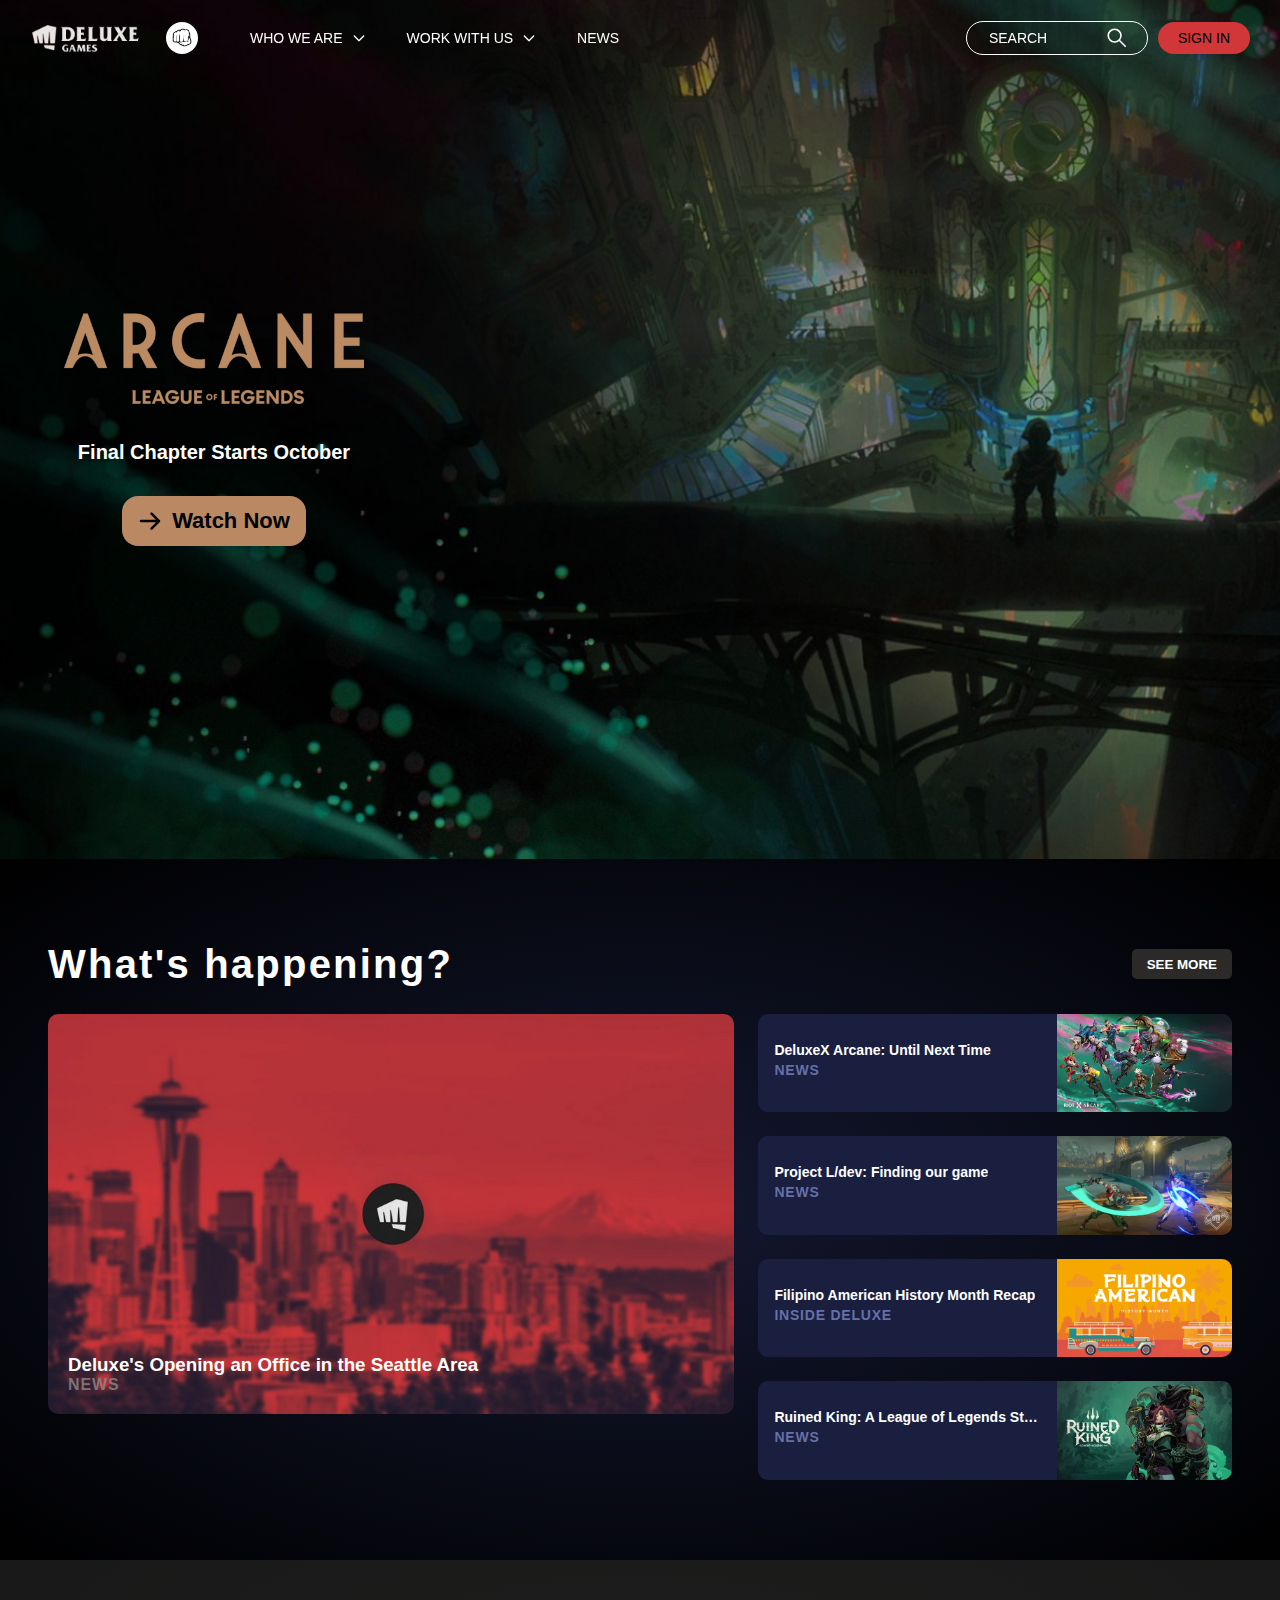
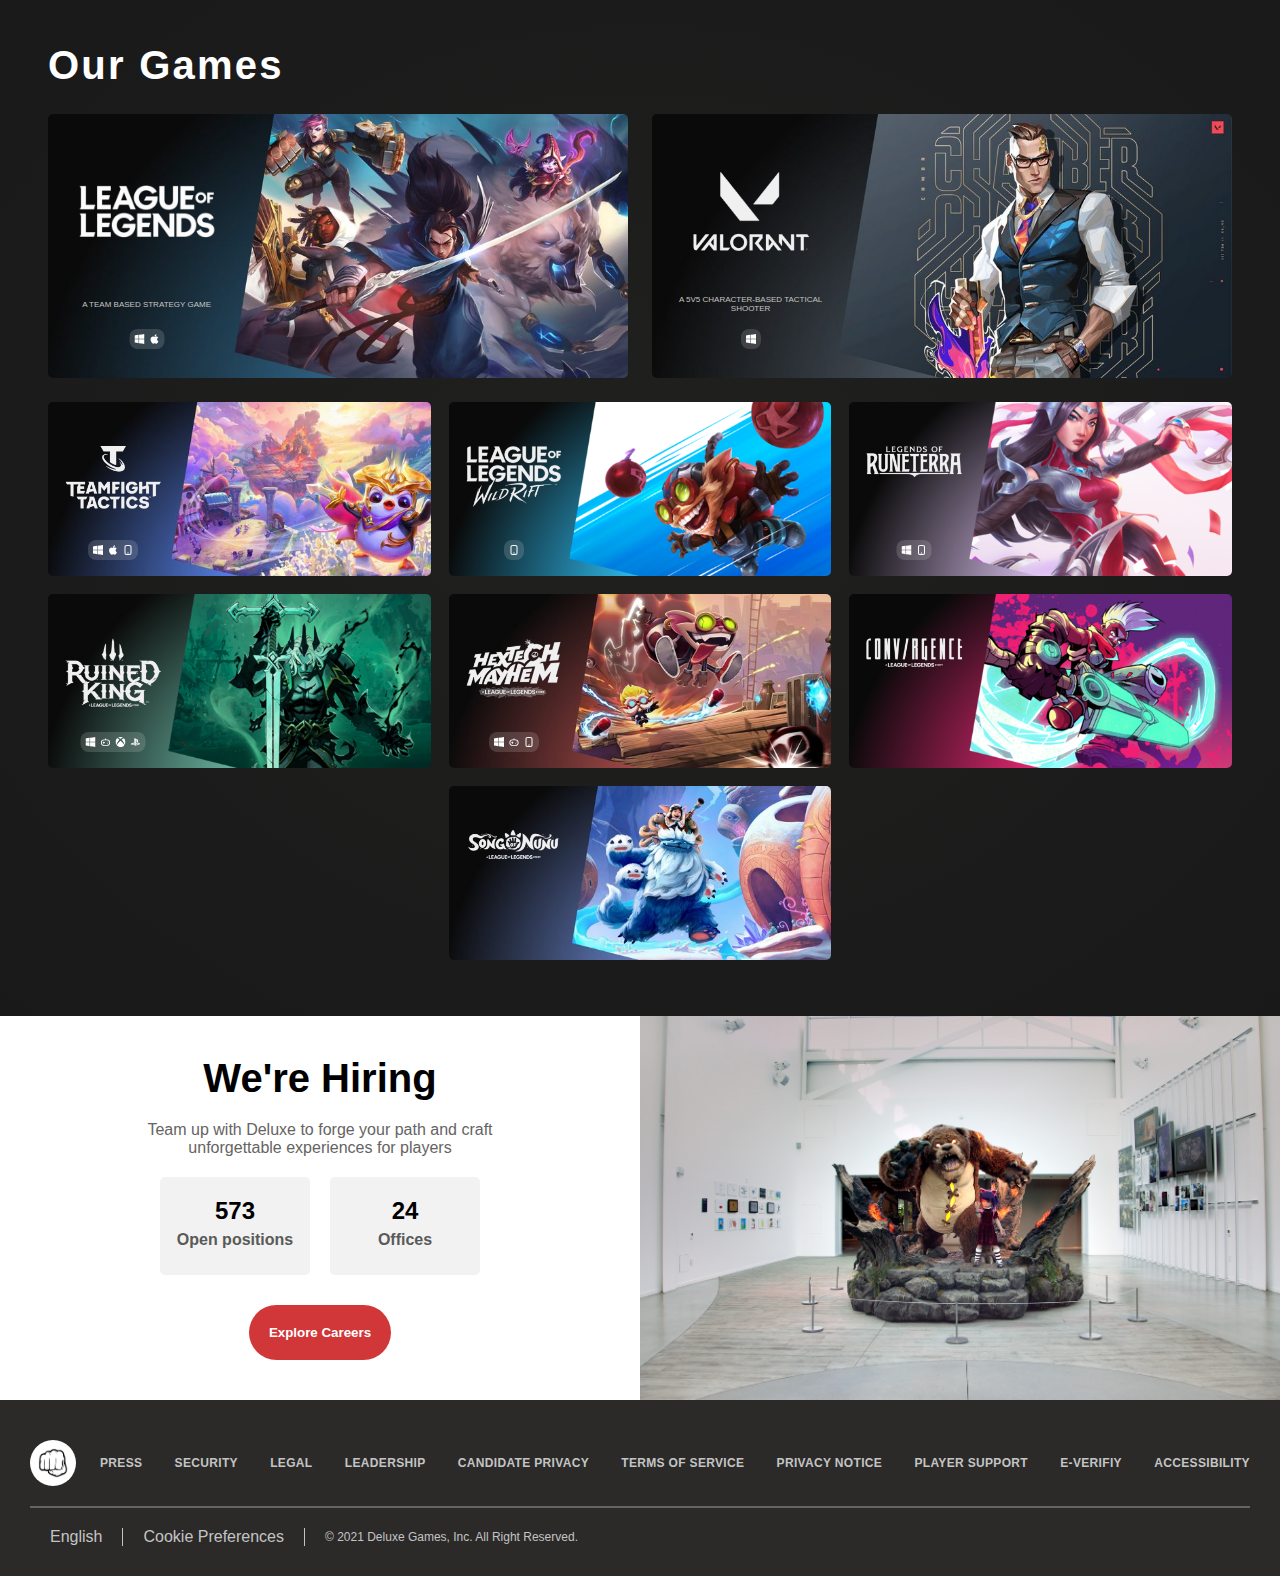
<file: view/index.html>
<!DOCTYPE html>
<html lang="en">
  <head>
    <meta charset="UTF-8" />
    <meta name="viewport" content="width=device-width, initial-scale=1.0" />
    <title>Deluxe Games - Home Page</title>
    <link rel="stylesheet" href="../source/style.css" />
    <link rel="icon" href="../assets/368-3686490_thumb-image-fist-bump-clipart-png-transparent-png-removebg-preview.png">
  </head>
  <body>
    <!-- Navbar -->
    <nav class="main-nav">
      <div class="left-nav">
        <div class="primary-logo">
          <img src="../assets/riot-games-new-logo-ust.png" alt="..." />
        </div>
        <div class="secondary-logo">
          <img
            src="../assets/368-3686490_thumb-image-fist-bump-clipart-png-transparent-png-removebg-preview.png"
            alt="..."
            width="100%"
          />
        </div>

        <div class="nav-menu-list">
          <div class="about-us">
            <a href="#">
              WHO WE ARE
              <?xml version="1.0" encoding="utf-8"?>
              <svg
                width="16px"
                height="16px"
                viewBox="0 0 24 24"
                fill="none"
                xmlns="http://www.w3.org/2000/svg"
              >
                <path
                  fill-rule="evenodd"
                  clip-rule="evenodd"
                  d="M4.29289 8.29289C4.68342 7.90237 5.31658 7.90237 5.70711 8.29289L12 14.5858L18.2929 8.29289C18.6834 7.90237 19.3166 7.90237 19.7071 8.29289C20.0976 8.68342 20.0976 9.31658 19.7071 9.70711L12.7071 16.7071C12.3166 17.0976 11.6834 17.0976 11.2929 16.7071L4.29289 9.70711C3.90237 9.31658 3.90237 8.68342 4.29289 8.29289Z"
                  fill="currentColor"
                />
              </svg>
            </a>
            <div class="dropdown-about-us">
              <a href="#">About Riot</a>
              <a href="#">Diversity & Inclusion</a>
              <a href="#">Social Impact</a>
            </div>
          </div>

          <div class="work-with-us">
            <a href="#">
              WORK WITH US
              <?xml version="1.0" encoding="utf-8"?>
              <svg
                width="16px"
                height="16px"
                viewBox="0 0 24 24"
                fill="none"
                xmlns="http://www.w3.org/2000/svg"
              >
                <path
                  fill-rule="evenodd"
                  clip-rule="evenodd"
                  d="M4.29289 8.29289C4.68342 7.90237 5.31658 7.90237 5.70711 8.29289L12 14.5858L18.2929 8.29289C18.6834 7.90237 19.3166 7.90237 19.7071 8.29289C20.0976 8.68342 20.0976 9.31658 19.7071 9.70711L12.7071 16.7071C12.3166 17.0976 11.6834 17.0976 11.2929 16.7071L4.29289 9.70711C3.90237 9.31658 3.90237 8.68342 4.29289 8.29289Z"
                  fill="currentColor"
                />
              </svg>
            </a>
            <div class="dropdown-work-with-us">
              <a href="#">Jobs</a>
              <a href="#">Benefit</a>
              <a href="#">Offices</a>
              <a href="#">Life At Riot</a>
            </div>
          </div>

          <a href="#news-section">NEWS</a>
        </div>
      </div>

      <div class="right-nav">
        <div class="search-bar">
          <input type="text" placeholder="SEARCH" />
          <button>
            <?xml version="1.0" encoding="utf-8"?>
            <svg
              width="20px"
              height="20px"
              viewBox="0 0 24 24"
              id="Layer_1"
              data-name="Layer 1"
              xmlns="http://www.w3.org/2000/svg"
            >
              <defs>
                <style>
                  .cls-1 {
                    fill: none;
                    stroke: currentColor;
                    stroke-miterlimit: 10;
                    stroke-width: 1.91px;
                  }
                </style>
              </defs>
              <circle class="cls-1" cx="9.14" cy="9.14" r="7.64" />
              <line class="cls-1" x1="22.5" y1="22.5" x2="14.39" y2="14.39" />
            </svg>
          </button>
        </div>
        <a href="sign-in.html">SIGN IN</a>
        <button class="offcanvas-toggler" onclick="offcanvasShow()">
          <?xml version="1.0" encoding="utf-8"?><!-- Uploaded to: SVG Repo, www.svgrepo.com, Generator: SVG Repo Mixer Tools -->
          <svg
            width="30px"
            height="30px"
            viewBox="0 0 24 24"
            fill="none"
            xmlns="http://www.w3.org/2000/svg"
          >
            <path
              d="M19 12.75H5C4.80109 12.75 4.61032 12.671 4.46967 12.5303C4.32902 12.3897 4.25 12.1989 4.25 12C4.25 11.8011 4.32902 11.6103 4.46967 11.4697C4.61032 11.329 4.80109 11.25 5 11.25H19C19.1989 11.25 19.3897 11.329 19.5303 11.4697C19.671 11.6103 19.75 11.8011 19.75 12C19.75 12.1989 19.671 12.3897 19.5303 12.5303C19.3897 12.671 19.1989 12.75 19 12.75Z"
              fill="currentColor"
            />
            <path
              d="M19 8.25H5C4.80109 8.25 4.61032 8.17098 4.46967 8.03033C4.32902 7.88968 4.25 7.69891 4.25 7.5C4.25 7.30109 4.32902 7.11032 4.46967 6.96967C4.61032 6.82902 4.80109 6.75 5 6.75H19C19.1989 6.75 19.3897 6.82902 19.5303 6.96967C19.671 7.11032 19.75 7.30109 19.75 7.5C19.75 7.69891 19.671 7.88968 19.5303 8.03033C19.3897 8.17098 19.1989 8.25 19 8.25Z"
              fill="currentColor"
            />
            <path
              d="M19 17.25H5C4.80109 17.25 4.61032 17.171 4.46967 17.0303C4.32902 16.8897 4.25 16.6989 4.25 16.5C4.25 16.3011 4.32902 16.1103 4.46967 15.9697C4.61032 15.829 4.80109 15.75 5 15.75H19C19.1989 15.75 19.3897 15.829 19.5303 15.9697C19.671 16.1103 19.75 16.3011 19.75 16.5C19.75 16.6989 19.671 16.8897 19.5303 17.0303C19.3897 17.171 19.1989 17.25 19 17.25Z"
              fill="currentColor"
            />
          </svg>
        </button>
      </div>
    </nav>

    <!-- Offcanvas Section -->
    <div class="offcanvas-navbar">
      <div class="offcanvas-header">
        <button onclick="offcanvasHide()">
          <svg
            width="24px"
            height="24px"
            viewBox="-0.5 0 25 25"
            fill="none"
            xmlns="http://www.w3.org/2000/svg"
          >
            <path
              d="M3 21.32L21 3.32001"
              stroke="currentColor"
              stroke-width="1.5"
              stroke-linecap="round"
              stroke-linejoin="round"
            />
            <path
              d="M3 3.32001L21 21.32"
              stroke="currentColor"
              stroke-width="1.5"
              stroke-linecap="round"
              stroke-linejoin="round"
            />
          </svg>
        </button>
      </div>

      <button onclick="aboutUsToggle()" id="aboutUsToggler">
        WHO WE ARE
        <svg
          width="16px"
          height="16px"
          viewBox="0 0 24 24"
          fill="none"
          xmlns="http://www.w3.org/2000/svg"
        >
          <path
            fill-rule="evenodd"
            clip-rule="evenodd"
            d="M4.29289 8.29289C4.68342 7.90237 5.31658 7.90237 5.70711 8.29289L12 14.5858L18.2929 8.29289C18.6834 7.90237 19.3166 7.90237 19.7071 8.29289C20.0976 8.68342 20.0976 9.31658 19.7071 9.70711L12.7071 16.7071C12.3166 17.0976 11.6834 17.0976 11.2929 16.7071L4.29289 9.70711C3.90237 9.31658 3.90237 8.68342 4.29289 8.29289Z"
            fill="#c5c5c3"
          />
        </svg>
      </button>
      <div class="offcanvas-about-us">
        <a href="#">About Riot</a>
        <a href="#">Diversity & Inclusion</a>
        <a href="#">Social Impact</a>
      </div>

      <button onclick="workWithUsToggle()" id="workWithUsToggler"v>
        WORK WITH US
        <svg
          width="16px"
          height="16px"
          viewBox="0 0 24 24"
          fill="none"
          xmlns="http://www.w3.org/2000/svg"
        >
          <path
            fill-rule="evenodd"
            clip-rule="evenodd"
            d="M4.29289 8.29289C4.68342 7.90237 5.31658 7.90237 5.70711 8.29289L12 14.5858L18.2929 8.29289C18.6834 7.90237 19.3166 7.90237 19.7071 8.29289C20.0976 8.68342 20.0976 9.31658 19.7071 9.70711L12.7071 16.7071C12.3166 17.0976 11.6834 17.0976 11.2929 16.7071L4.29289 9.70711C3.90237 9.31658 3.90237 8.68342 4.29289 8.29289Z"
            fill="currentColor"
          />
        </svg>
      </button>
      <div class="offcanvas-work-with-us">
        <a href="#">Jobs</a>
        <a href="#">Benefit</a>
        <a href="#">Offices</a>
        <a href="#">Life At Riot</a>
      </div>

      <button>NEWS</button>

      <div class="search-bar">
        <input type="text" placeholder="SEARCH" />
        <button>
          <?xml version="1.0" encoding="utf-8"?>
          <svg
            width="20px"
            height="20px"
            viewBox="0 0 24 24"
            id="Layer_1"
            data-name="Layer 1"
            xmlns="http://www.w3.org/2000/svg"
          >
            <defs>
              <style>
                .cls-1 {
                  fill: none;
                  stroke: currentColor;
                  stroke-miterlimit: 10;
                  stroke-width: 1.91px;
                }
              </style>
            </defs>
            <circle class="cls-1" cx="9.14" cy="9.14" r="7.64" />
            <line class="cls-1" x1="22.5" y1="22.5" x2="14.39" y2="14.39" />
          </svg>
        </button>
      </div>
      <a href="sign-in.html">SIGN IN</a>
    </div>

    <div class="backdrop-offcanvas"></div>

    <!-- Hero Section with BG Image -->
    <div class="hero-section">
      <img src="../assets/zaun-3830x1644-2.jpg" alt="Zaun Image" />

      <div class="hero-content">
        <img
          src="../assets/arcane-logo.png"
          alt="Arcane Logo"
          style="max-width: 300px"
        />
        <p>Final Chapter Starts October</p>
        <button class="watch-btn">
          <svg
            xmlns="http://www.w3.org/2000/svg"
            fill="none"
            viewBox="0 0 24 24"
            stroke-width="2.5"
            stroke="currentColor"
          >
            <path
              stroke-linecap="round"
              stroke-linejoin="round"
              d="M13.5 4.5 21 12m0 0-7.5 7.5M21 12H3"
            />
          </svg>
          Watch Now
        </button>
      </div>
    </div>

    <!-- News Section -->
    <div class="news-container" id="news-section">
      <div class="news-header">
        <h1>What's happening?</h1>
        <button class="see-more-btn">SEE MORE</button>
      </div>

      <div class="news-content">
        <div class="news left-section">
          <img
            src="../assets/riot-games-seattle-office-announcement.jpg"
            alt="..."
          />
          <div>
            <h3>Deluxe's Opening an Office in the Seattle Area</h3>
            <p>NEWS</p>
          </div>
        </div>

        <div class="news right-section">
          <div class="news-list">
            <div class="news-card">
              <div class="news-title">
                <p>DeluxeX Arcane: Until Next Time</p>
                <p>NEWS</p>
              </div>
              <img
                src="../assets/11-20-embargo-riot-riotxarcane-phase02-4k.jpg"
                alt="..."
              />
            </div>

            <div class="news-card">
              <div class="news-title">
                <p>Project L/dev: Finding our game</p>
                <p>NEWS</p>
              </div>
              <img
                src="../assets/xp1-yt-thumbnails-r21-projectl-textless.jpg"
                alt="..."
              />
            </div>

            <div class="news-card">
              <div class="news-title">
                <p>Filipino American History Month Recap</p>
                <p>INSIDE DELUXE</p>
              </div>
              <img src="../assets/riotgames-article-2880x1621.png" alt="..." />
            </div>

            <div class="news-card">
              <div class="news-title">
                <p>Ruined King: A League of Legends Story</p>
                <p>NEWS</p>
              </div>
              <img src="../assets/rk-keyart-deluxe-16x9.jpg" alt="..." />
            </div>
          </div>
        </div>
      </div>
    </div>

    <!-- Games Section -->
    <div class="games-section">
      <h1>Our Games</h1>

      <div class="grid-head">
        <div class="game-card">
          <img src="../assets/lol-card-bg-1800.jpg" alt="LOL" width="100%" />
          <p>A TEAM BASED STRATEGY GAME</p>
          <div class="platform-icons">
            <?xml version="1.0" encoding="UTF-8" standalone="no"?>
            <svg
              width="10px"
              height="10px"
              viewBox="0 0 20 20"
              version="1.1"
              xmlns="http://www.w3.org/2000/svg"
              xmlns:xlink="http://www.w3.org/1999/xlink"
            >
              <title>windows [#174]</title>
              <desc>Created with Sketch.</desc>
              <defs></defs>
              <g
                id="Page-1"
                stroke="none"
                stroke-width="1"
                fill="none"
                fill-rule="evenodd"
              >
                <g
                  id="Dribbble-Light-Preview"
                  transform="translate(-60.000000, -7439.000000)"
                  fill="currentColor"
                >
                  <g id="icons" transform="translate(56.000000, 160.000000)">
                    <path
                      d="M13.1458647,7289.43426 C13.1508772,7291.43316 13.1568922,7294.82929 13.1619048,7297.46884 C16.7759398,7297.95757 20.3899749,7298.4613 23.997995,7299 C23.997995,7295.84873 24.002005,7292.71146 23.997995,7289.71311 C20.3809524,7289.71311 16.7649123,7289.43426 13.1458647,7289.43426 M4,7289.43526 L4,7296.22153 C6.72581454,7296.58933 9.45162907,7296.94113 12.1724311,7297.34291 C12.1774436,7294.71736 12.1704261,7292.0908 12.1704261,7289.46524 C9.44661654,7289.47024 6.72380952,7289.42627 4,7289.43526 M4,7281.84344 L4,7288.61071 C6.72581454,7288.61771 9.45162907,7288.57673 12.1774436,7288.57973 C12.1754386,7285.96017 12.1754386,7283.34361 12.1724311,7280.72405 C9.44461153,7281.06486 6.71679198,7281.42567 4,7281.84344 M24,7288.47179 C20.3879699,7288.48578 16.7759398,7288.54075 13.1619048,7288.55175 C13.1598997,7285.88921 13.1598997,7283.22967 13.1619048,7280.56914 C16.7689223,7280.01844 20.3839599,7279.50072 23.997995,7279 C24,7282.15826 23.997995,7285.31353 24,7288.47179"
                      id="windows-[#174]"
                    ></path>
                  </g>
                </g>
              </g>
            </svg>

            <svg
              width="10px"
              height="10px"
              viewBox="0 0 24 24"
              fill="none"
              xmlns="http://www.w3.org/2000/svg"
            >
              <path
                d="M16.52 12.46C16.508 11.8438 16.6682 11.2365 16.9827 10.7065C17.2972 10.1765 17.7534 9.74476 18.3 9.46C17.9558 8.98143 17.5063 8.5883 16.9862 8.31089C16.466 8.03349 15.8892 7.87923 15.3 7.86C14.03 7.76 12.65 8.6 12.14 8.6C11.63 8.6 10.37 7.9 9.40999 7.9C7.40999 7.9 5.29999 9.49 5.29999 12.66C5.30963 13.6481 5.48194 14.6279 5.80999 15.56C6.24999 16.84 7.89999 20.05 9.61999 20C10.52 20 11.16 19.36 12.33 19.36C13.5 19.36 14.05 20 15.06 20C16.79 20 18.29 17.05 18.72 15.74C18.0689 15.4737 17.5119 15.0195 17.1201 14.4353C16.7282 13.8511 16.5193 13.1634 16.52 12.46ZM14.52 6.59C14.8307 6.23965 15.065 5.82839 15.2079 5.38245C15.3508 4.93651 15.3992 4.46569 15.35 4C14.4163 4.10239 13.5539 4.54785 12.93 5.25C12.6074 5.58991 12.3583 5.99266 12.1983 6.43312C12.0383 6.87358 11.9708 7.34229 12 7.81C12.4842 7.82361 12.9646 7.71974 13.3999 7.50728C13.8353 7.29482 14.2127 6.98009 14.5 6.59H14.52Z"
                fill="currentColor"
                transform="scale(1.4)"
                transform-origin="center"
              />
            </svg>
          </div>
          <img
            src="../assets/lol-logotype.png"
            alt="LOL Logo"
            class="inner-img"
          />
        </div>

        <div class="game-card">
          <img
            src="../assets/chamber-val-card-bg-1800.jpg"
            alt="VALORANT"
            width="100%"
          />
          <p>A 5V5 CHARACTER-BASED TACTICAL SHOOTER</p>
          <div class="platform-icons">
            <?xml version="1.0" encoding="UTF-8" standalone="no"?>
            <svg
              width="10px"
              height="10px"
              viewBox="0 0 20 20"
              version="1.1"
              xmlns="http://www.w3.org/2000/svg"
              xmlns:xlink="http://www.w3.org/1999/xlink"
            >
              <title>windows [#174]</title>
              <desc>Created with Sketch.</desc>
              <defs></defs>
              <g
                id="Page-1"
                stroke="none"
                stroke-width="1"
                fill="none"
                fill-rule="evenodd"
              >
                <g
                  id="Dribbble-Light-Preview"
                  transform="translate(-60.000000, -7439.000000)"
                  fill="currentColor"
                >
                  <g id="icons" transform="translate(56.000000, 160.000000)">
                    <path
                      d="M13.1458647,7289.43426 C13.1508772,7291.43316 13.1568922,7294.82929 13.1619048,7297.46884 C16.7759398,7297.95757 20.3899749,7298.4613 23.997995,7299 C23.997995,7295.84873 24.002005,7292.71146 23.997995,7289.71311 C20.3809524,7289.71311 16.7649123,7289.43426 13.1458647,7289.43426 M4,7289.43526 L4,7296.22153 C6.72581454,7296.58933 9.45162907,7296.94113 12.1724311,7297.34291 C12.1774436,7294.71736 12.1704261,7292.0908 12.1704261,7289.46524 C9.44661654,7289.47024 6.72380952,7289.42627 4,7289.43526 M4,7281.84344 L4,7288.61071 C6.72581454,7288.61771 9.45162907,7288.57673 12.1774436,7288.57973 C12.1754386,7285.96017 12.1754386,7283.34361 12.1724311,7280.72405 C9.44461153,7281.06486 6.71679198,7281.42567 4,7281.84344 M24,7288.47179 C20.3879699,7288.48578 16.7759398,7288.54075 13.1619048,7288.55175 C13.1598997,7285.88921 13.1598997,7283.22967 13.1619048,7280.56914 C16.7689223,7280.01844 20.3839599,7279.50072 23.997995,7279 C24,7282.15826 23.997995,7285.31353 24,7288.47179"
                      id="windows-[#174]"
                    ></path>
                  </g>
                </g>
              </g>
            </svg>
          </div>
          <img
            src="../assets/valorant-logotype.png"
            alt="VALORANT Logo"
            class="inner-img valo"
          />
        </div>
      </div>

      <div class="grid-body">
        <div class="game-card">
          <img src="../assets/tft-card-bg-1800.jpg" alt="TFT" width="100%" />
          <div class="platform-icons">
            <?xml version="1.0" encoding="UTF-8" standalone="no"?>
            <svg
              width="10px"
              height="10px"
              viewBox="0 0 20 20"
              version="1.1"
              xmlns="http://www.w3.org/2000/svg"
              xmlns:xlink="http://www.w3.org/1999/xlink"
            >
              <title>windows [#174]</title>
              <desc>Created with Sketch.</desc>
              <defs></defs>
              <g
                id="Page-1"
                stroke="none"
                stroke-width="1"
                fill="none"
                fill-rule="evenodd"
              >
                <g
                  id="Dribbble-Light-Preview"
                  transform="translate(-60.000000, -7439.000000)"
                  fill="currentColor"
                >
                  <g id="icons" transform="translate(56.000000, 160.000000)">
                    <path
                      d="M13.1458647,7289.43426 C13.1508772,7291.43316 13.1568922,7294.82929 13.1619048,7297.46884 C16.7759398,7297.95757 20.3899749,7298.4613 23.997995,7299 C23.997995,7295.84873 24.002005,7292.71146 23.997995,7289.71311 C20.3809524,7289.71311 16.7649123,7289.43426 13.1458647,7289.43426 M4,7289.43526 L4,7296.22153 C6.72581454,7296.58933 9.45162907,7296.94113 12.1724311,7297.34291 C12.1774436,7294.71736 12.1704261,7292.0908 12.1704261,7289.46524 C9.44661654,7289.47024 6.72380952,7289.42627 4,7289.43526 M4,7281.84344 L4,7288.61071 C6.72581454,7288.61771 9.45162907,7288.57673 12.1774436,7288.57973 C12.1754386,7285.96017 12.1754386,7283.34361 12.1724311,7280.72405 C9.44461153,7281.06486 6.71679198,7281.42567 4,7281.84344 M24,7288.47179 C20.3879699,7288.48578 16.7759398,7288.54075 13.1619048,7288.55175 C13.1598997,7285.88921 13.1598997,7283.22967 13.1619048,7280.56914 C16.7689223,7280.01844 20.3839599,7279.50072 23.997995,7279 C24,7282.15826 23.997995,7285.31353 24,7288.47179"
                      id="windows-[#174]"
                    ></path>
                  </g>
                </g>
              </g>
            </svg>

            <svg
              width="10px"
              height="10px"
              viewBox="0 0 24 24"
              fill="none"
              xmlns="http://www.w3.org/2000/svg"
            >
              <path
                d="M16.52 12.46C16.508 11.8438 16.6682 11.2365 16.9827 10.7065C17.2972 10.1765 17.7534 9.74476 18.3 9.46C17.9558 8.98143 17.5063 8.5883 16.9862 8.31089C16.466 8.03349 15.8892 7.87923 15.3 7.86C14.03 7.76 12.65 8.6 12.14 8.6C11.63 8.6 10.37 7.9 9.40999 7.9C7.40999 7.9 5.29999 9.49 5.29999 12.66C5.30963 13.6481 5.48194 14.6279 5.80999 15.56C6.24999 16.84 7.89999 20.05 9.61999 20C10.52 20 11.16 19.36 12.33 19.36C13.5 19.36 14.05 20 15.06 20C16.79 20 18.29 17.05 18.72 15.74C18.0689 15.4737 17.5119 15.0195 17.1201 14.4353C16.7282 13.8511 16.5193 13.1634 16.52 12.46ZM14.52 6.59C14.8307 6.23965 15.065 5.82839 15.2079 5.38245C15.3508 4.93651 15.3992 4.46569 15.35 4C14.4163 4.10239 13.5539 4.54785 12.93 5.25C12.6074 5.58991 12.3583 5.99266 12.1983 6.43312C12.0383 6.87358 11.9708 7.34229 12 7.81C12.4842 7.82361 12.9646 7.71974 13.3999 7.50728C13.8353 7.29482 14.2127 6.98009 14.5 6.59H14.52Z"
                fill="currentColor"
                transform="scale(1.4)"
                transform-origin="center"
              />
            </svg>

            <svg
              width="10px"
              height="10px"
              viewBox="0 0 24 24"
              fill="none"
              xmlns="http://www.w3.org/2000/svg"
              transform="scale(1.2)"
              transform-origin="center"
            >
              <path
                d="M6 7C6 5.11438 6 4.17157 6.58579 3.58579C7.17157 3 8.11438 3 10 3H12H14C15.8856 3 16.8284 3 17.4142 3.58579C18 4.17157 18 5.11438 18 7V12V17C18 18.8856 18 19.8284 17.4142 20.4142C16.8284 21 15.8856 21 14 21H12H10C8.11438 21 7.17157 21 6.58579 20.4142C6 19.8284 6 18.8856 6 17V12V7Z"
                stroke="currentColor"
                stroke-width="2"
                stroke-linejoin="round"
              />
              <path
                d="M11.5 18H12.5"
                stroke="currentColor"
                stroke-width="2"
                stroke-linecap="round"
              />
            </svg>
          </div>
          <img
            src="../assets/tft-logotype-2021.png"
            alt="TFT Logo"
            class="inner-img"
          />
        </div>

        <div class="game-card">
          <img
            src="../assets/lol-wildrift-productimage.png"
            alt="WILDRIFT"
            width="100%"
          />
          <div class="platform-icons">
            <?xml version="1.0" encoding="UTF-8" standalone="no"?>
            <svg
              width="10px"
              height="10px"
              viewBox="0 0 24 24"
              fill="none"
              xmlns="http://www.w3.org/2000/svg"
              transform="scale(1.2)"
              transform-origin="center"
            >
              <path
                d="M6 7C6 5.11438 6 4.17157 6.58579 3.58579C7.17157 3 8.11438 3 10 3H12H14C15.8856 3 16.8284 3 17.4142 3.58579C18 4.17157 18 5.11438 18 7V12V17C18 18.8856 18 19.8284 17.4142 20.4142C16.8284 21 15.8856 21 14 21H12H10C8.11438 21 7.17157 21 6.58579 20.4142C6 19.8284 6 18.8856 6 17V12V7Z"
                stroke="currentColor"
                stroke-width="2"
                stroke-linejoin="round"
              />
              <path
                d="M11.5 18H12.5"
                stroke="currentColor"
                stroke-width="2"
                stroke-linecap="round"
              />
            </svg>
          </div>
          <img
            src="../assets/lol-wildrift-logotype.png"
            alt="WILDRIFT Logo"
            class="inner-img"
          />
        </div>

        <div class="game-card">
          <img
            src="../assets/legends-of-runeterra-productimage.png"
            alt="RUNETERRA"
            width="100%"
          />
          <div class="platform-icons">
            <?xml version="1.0" encoding="UTF-8" standalone="no"?>
            <svg
              width="10px"
              height="10px"
              viewBox="0 0 20 20"
              version="1.1"
              xmlns="http://www.w3.org/2000/svg"
              xmlns:xlink="http://www.w3.org/1999/xlink"
            >
              <title>windows [#174]</title>
              <desc>Created with Sketch.</desc>
              <defs></defs>
              <g
                id="Page-1"
                stroke="none"
                stroke-width="1"
                fill="none"
                fill-rule="evenodd"
              >
                <g
                  id="Dribbble-Light-Preview"
                  transform="translate(-60.000000, -7439.000000)"
                  fill="currentColor"
                >
                  <g id="icons" transform="translate(56.000000, 160.000000)">
                    <path
                      d="M13.1458647,7289.43426 C13.1508772,7291.43316 13.1568922,7294.82929 13.1619048,7297.46884 C16.7759398,7297.95757 20.3899749,7298.4613 23.997995,7299 C23.997995,7295.84873 24.002005,7292.71146 23.997995,7289.71311 C20.3809524,7289.71311 16.7649123,7289.43426 13.1458647,7289.43426 M4,7289.43526 L4,7296.22153 C6.72581454,7296.58933 9.45162907,7296.94113 12.1724311,7297.34291 C12.1774436,7294.71736 12.1704261,7292.0908 12.1704261,7289.46524 C9.44661654,7289.47024 6.72380952,7289.42627 4,7289.43526 M4,7281.84344 L4,7288.61071 C6.72581454,7288.61771 9.45162907,7288.57673 12.1774436,7288.57973 C12.1754386,7285.96017 12.1754386,7283.34361 12.1724311,7280.72405 C9.44461153,7281.06486 6.71679198,7281.42567 4,7281.84344 M24,7288.47179 C20.3879699,7288.48578 16.7759398,7288.54075 13.1619048,7288.55175 C13.1598997,7285.88921 13.1598997,7283.22967 13.1619048,7280.56914 C16.7689223,7280.01844 20.3839599,7279.50072 23.997995,7279 C24,7282.15826 23.997995,7285.31353 24,7288.47179"
                      id="windows-[#174]"
                    ></path>
                  </g>
                </g>
              </g>
            </svg>

            <svg
              width="10px"
              height="10px"
              viewBox="0 0 24 24"
              fill="none"
              xmlns="http://www.w3.org/2000/svg"
              transform="scale(1.2)"
              transform-origin="center"
            >
              <path
                d="M6 7C6 5.11438 6 4.17157 6.58579 3.58579C7.17157 3 8.11438 3 10 3H12H14C15.8856 3 16.8284 3 17.4142 3.58579C18 4.17157 18 5.11438 18 7V12V17C18 18.8856 18 19.8284 17.4142 20.4142C16.8284 21 15.8856 21 14 21H12H10C8.11438 21 7.17157 21 6.58579 20.4142C6 19.8284 6 18.8856 6 17V12V7Z"
                stroke="currentColor"
                stroke-width="2"
                stroke-linejoin="round"
              />
              <path
                d="M11.5 18H12.5"
                stroke="currentColor"
                stroke-width="2"
                stroke-linecap="round"
              />
            </svg>
          </div>
          <img
            src="../assets/legends-of-runeterra-logotype.png"
            alt="RUNETERRA Logo"
            class="inner-img"
          />
        </div>

        <div class="game-card">
          <img
            src="../assets/ruined-king-productimage.png"
            alt="RUINED KING"
            width="100%"
          />
          <div class="platform-icons">
            <?xml version="1.0" encoding="UTF-8" standalone="no"?>
            <svg
              width="10px"
              height="10px"
              viewBox="0 0 20 20"
              version="1.1"
              xmlns="http://www.w3.org/2000/svg"
              xmlns:xlink="http://www.w3.org/1999/xlink"
            >
              <title>windows [#174]</title>
              <desc>Created with Sketch.</desc>
              <defs></defs>
              <g
                id="Page-1"
                stroke="none"
                stroke-width="1"
                fill="none"
                fill-rule="evenodd"
              >
                <g
                  id="Dribbble-Light-Preview"
                  transform="translate(-60.000000, -7439.000000)"
                  fill="currentColor"
                >
                  <g id="icons" transform="translate(56.000000, 160.000000)">
                    <path
                      d="M13.1458647,7289.43426 C13.1508772,7291.43316 13.1568922,7294.82929 13.1619048,7297.46884 C16.7759398,7297.95757 20.3899749,7298.4613 23.997995,7299 C23.997995,7295.84873 24.002005,7292.71146 23.997995,7289.71311 C20.3809524,7289.71311 16.7649123,7289.43426 13.1458647,7289.43426 M4,7289.43526 L4,7296.22153 C6.72581454,7296.58933 9.45162907,7296.94113 12.1724311,7297.34291 C12.1774436,7294.71736 12.1704261,7292.0908 12.1704261,7289.46524 C9.44661654,7289.47024 6.72380952,7289.42627 4,7289.43526 M4,7281.84344 L4,7288.61071 C6.72581454,7288.61771 9.45162907,7288.57673 12.1774436,7288.57973 C12.1754386,7285.96017 12.1754386,7283.34361 12.1724311,7280.72405 C9.44461153,7281.06486 6.71679198,7281.42567 4,7281.84344 M24,7288.47179 C20.3879699,7288.48578 16.7759398,7288.54075 13.1619048,7288.55175 C13.1598997,7285.88921 13.1598997,7283.22967 13.1619048,7280.56914 C16.7689223,7280.01844 20.3839599,7279.50072 23.997995,7279 C24,7282.15826 23.997995,7285.31353 24,7288.47179"
                      id="windows-[#174]"
                    ></path>
                  </g>
                </g>
              </g>
            </svg>

            <svg
              fill="currentColor"
              width="10px"
              height="10px"
              viewBox="0 0 24 24"
              xmlns="http://www.w3.org/2000/svg"
            >
              <path
                d="M15.5,6H13V4a1,1,0,0,0-2,0V6H8.5a7.5,7.5,0,0,0,0,15h7a7.5,7.5,0,0,0,0-15Zm0,13h-7a5.5,5.5,0,0,1,0-11h7a5.5,5.5,0,0,1,0,11ZM11,13.5a1,1,0,0,1-1,1H9v1a1,1,0,0,1-2,0v-1H6a1,1,0,0,1,0-2H7v-1a1,1,0,0,1,2,0v1h1A1,1,0,0,1,11,13.5ZM19,12a1,1,0,1,1-1-1A1,1,0,0,1,19,12Zm-2,3a1,1,0,1,1-1-1A1,1,0,0,1,17,15Z"
              />
            </svg>

            <svg
              fill="currentColor"
              width="10px"
              height="10px"
              viewBox="0 0 24 24"
              xmlns="http://www.w3.org/2000/svg"
            >
              <path
                d="m24 12c0-.001 0-.001 0-.002 0-3.618-1.606-6.861-4.144-9.054l-.015-.013c-1.91 1.023-3.548 2.261-4.967 3.713l-.004.004c.044.046.087.085.131.132 3.719 4.012 7.106 9.73 6.546 12.471 1.53-1.985 2.452-4.508 2.452-7.246 0-.002 0-.004 0-.006z"
              />
              <path
                d="m12.591 3.955c1.68-1.104 3.699-1.833 5.872-2.022l.048-.003c-1.837-1.21-4.09-1.929-6.511-1.929-2.171 0-4.207.579-5.962 1.591l.058-.031c.658.567 2.837.781 5.484 2.4.143.089.316.142.502.142.189 0 .365-.055.513-.149l-.004.002z"
              />
              <path
                d="m9.166 6.778c.046-.049.093-.09.138-.138-1.17-1.134-2.446-2.174-3.806-3.1l-.099-.064c-.302-.221-.681-.354-1.091-.354-.146 0-.288.017-.425.049l.013-.002c-2.398 2.198-3.896 5.344-3.896 8.84 0 2.909 1.037 5.576 2.762 7.651l-.016-.02c-1.031-2.547 2.477-8.672 6.419-12.862z"
              />
              <path
                d="m12.084 9.198c-3.962 3.503-9.477 8.73-8.632 11.218 2.174 2.213 5.198 3.584 8.542 3.584 3.493 0 6.637-1.496 8.826-3.883l.008-.009c.486-2.618-4.755-7.337-8.744-10.91z"
              />
            </svg>

            <svg
              fill="currentColor"
              width="10px"
              height="10px"
              viewBox="0 0 32 32"
              version="1.1"
              xmlns="http://www.w3.org/2000/svg"
            >
              <title>playstation</title>
              <path
                d="M3.262 24.248c-2.374-0.681-2.767-2.084-1.69-2.899 0.776-0.51 1.668-0.954 2.612-1.288l0.087-0.027 7.017-2.516v2.89l-5.030 1.839c-0.881 0.339-1.031 0.79-0.299 1.032 0.365 0.093 0.783 0.147 1.214 0.147 0.615 0 1.204-0.109 1.749-0.308l-0.035 0.011 2.422-0.882v2.592c-0.15 0.037-0.32 0.055-0.487 0.091-0.775 0.136-1.667 0.214-2.577 0.214-1.778 0-3.486-0.298-5.078-0.846l0.11 0.033zM18.049 24.544l7.868-2.843c0.893-0.322 1.032-0.781 0.307-1.022-0.363-0.089-0.779-0.14-1.208-0.14-0.622 0-1.22 0.108-1.774 0.305l0.037-0.011-5.255 1.874v-2.983l0.3-0.106c1.050-0.349 2.284-0.62 3.557-0.761l0.083-0.008c0.468-0.050 1.010-0.078 1.559-0.078 1.877 0 3.677 0.331 5.343 0.939l-0.108-0.035c2.309 0.751 2.549 1.839 1.969 2.589-0.559 0.557-1.235 0.998-1.988 1.282l-0.039 0.013-10.677 3.883v-2.869zM12.231 4.248v21.927l4.892 1.576v-18.39c0-0.862 0.38-1.438 0.992-1.238 0.795 0.225 0.95 1.017 0.95 1.881v7.342c3.050 1.491 5.451-0.003 5.451-3.939 0-4.045-1.407-5.842-5.546-7.282-1.785-0.648-4.040-1.294-6.347-1.805l-0.389-0.072z"
              ></path>
            </svg>
          </div>
          <img
            src="../assets/ruined-king-logotype.png"
            alt="RUINED Logo"
            class="inner-img"
          />
        </div>

        <div class="game-card">
          <img
            src="../assets/hextetch-mayhem-card-bg-1800.jpg"
            alt="HEXTECH"
            width="100%"
          />
          <div class="platform-icons">
            <?xml version="1.0" encoding="UTF-8" standalone="no"?>
            <svg
              width="10px"
              height="10px"
              viewBox="0 0 20 20"
              version="1.1"
              xmlns="http://www.w3.org/2000/svg"
              xmlns:xlink="http://www.w3.org/1999/xlink"
            >
              <title>windows [#174]</title>
              <desc>Created with Sketch.</desc>
              <defs></defs>
              <g
                id="Page-1"
                stroke="none"
                stroke-width="1"
                fill="none"
                fill-rule="evenodd"
              >
                <g
                  id="Dribbble-Light-Preview"
                  transform="translate(-60.000000, -7439.000000)"
                  fill="currentColor"
                >
                  <g id="icons" transform="translate(56.000000, 160.000000)">
                    <path
                      d="M13.1458647,7289.43426 C13.1508772,7291.43316 13.1568922,7294.82929 13.1619048,7297.46884 C16.7759398,7297.95757 20.3899749,7298.4613 23.997995,7299 C23.997995,7295.84873 24.002005,7292.71146 23.997995,7289.71311 C20.3809524,7289.71311 16.7649123,7289.43426 13.1458647,7289.43426 M4,7289.43526 L4,7296.22153 C6.72581454,7296.58933 9.45162907,7296.94113 12.1724311,7297.34291 C12.1774436,7294.71736 12.1704261,7292.0908 12.1704261,7289.46524 C9.44661654,7289.47024 6.72380952,7289.42627 4,7289.43526 M4,7281.84344 L4,7288.61071 C6.72581454,7288.61771 9.45162907,7288.57673 12.1774436,7288.57973 C12.1754386,7285.96017 12.1754386,7283.34361 12.1724311,7280.72405 C9.44461153,7281.06486 6.71679198,7281.42567 4,7281.84344 M24,7288.47179 C20.3879699,7288.48578 16.7759398,7288.54075 13.1619048,7288.55175 C13.1598997,7285.88921 13.1598997,7283.22967 13.1619048,7280.56914 C16.7689223,7280.01844 20.3839599,7279.50072 23.997995,7279 C24,7282.15826 23.997995,7285.31353 24,7288.47179"
                      id="windows-[#174]"
                    ></path>
                  </g>
                </g>
              </g>
            </svg>

            <svg
              fill="currentColor"
              width="10px"
              height="10px"
              viewBox="0 0 24 24"
              xmlns="http://www.w3.org/2000/svg"
            >
              <path
                d="M15.5,6H13V4a1,1,0,0,0-2,0V6H8.5a7.5,7.5,0,0,0,0,15h7a7.5,7.5,0,0,0,0-15Zm0,13h-7a5.5,5.5,0,0,1,0-11h7a5.5,5.5,0,0,1,0,11ZM11,13.5a1,1,0,0,1-1,1H9v1a1,1,0,0,1-2,0v-1H6a1,1,0,0,1,0-2H7v-1a1,1,0,0,1,2,0v1h1A1,1,0,0,1,11,13.5ZM19,12a1,1,0,1,1-1-1A1,1,0,0,1,19,12Zm-2,3a1,1,0,1,1-1-1A1,1,0,0,1,17,15Z"
              />
            </svg>

            <svg
              width="10px"
              height="10px"
              viewBox="0 0 24 24"
              fill="none"
              xmlns="http://www.w3.org/2000/svg"
              transform="scale(1.2)"
              transform-origin="center"
            >
              <path
                d="M6 7C6 5.11438 6 4.17157 6.58579 3.58579C7.17157 3 8.11438 3 10 3H12H14C15.8856 3 16.8284 3 17.4142 3.58579C18 4.17157 18 5.11438 18 7V12V17C18 18.8856 18 19.8284 17.4142 20.4142C16.8284 21 15.8856 21 14 21H12H10C8.11438 21 7.17157 21 6.58579 20.4142C6 19.8284 6 18.8856 6 17V12V7Z"
                stroke="currentColor"
                stroke-width="2"
                stroke-linejoin="round"
              />
              <path
                d="M11.5 18H12.5"
                stroke="currentColor"
                stroke-width="2"
                stroke-linecap="round"
              />
            </svg>
          </div>
          <img
            src="../assets/hextech-mayhem-logotype.png"
            alt="HEXTECH Logo"
            class="inner-img"
          />
        </div>

        <div class="game-card">
          <img src="../assets/convrgence-productimage.png" alt="CONVRGENCE""
          width="100%" />
          <img
            src="../assets/convrgence-logotype.png"
            alt="CONVRGENCE Logo"
            class="inner-img"
          />
        </div>

        <div class="game-card">
          <img
            src="../assets/song-of-nunu-card-bg-1800.jpg"
            alt="SONG OF NUNU"
            width="100%"
          />
          <img
            src="../assets/songofnunu-logotype.png"
            alt="SONG OF NUNU Logo"
            class="inner-img"
          />
        </div>
      </div>
    </div>

    <!-- Careers Section -->
    <div class="careers-section">
      <div class="careers left-content">
        <h1>We're Hiring</h1>
        <p class="title">
          Team up with Deluxe to forge your path and craft unforgettable
          experiences for players
        </p>
        <div class="hiring-info">
          <div>
            <h2>573</h2>
            <p>Open positions</p>
          </div>
          <div>
            <h2>24</h2>
            <p>Offices</p>
          </div>
        </div>
        <button class="careers-btn">Explore Careers</button>
      </div>
      <div class="hiring-img">
        <img
          src="../assets/annie-tibber-statue-day.png"
          alt="Annie Tibber Statue"
        />
      </div>
    </div>

    <!-- Footer Section -->
    <footer class="home-footer">
      <div class="main-footer">
        <a href="#">
          <img
            src="../assets/368-3686490_thumb-image-fist-bump-clipart-png-transparent-png-removebg-preview.png"
            alt="..."
            width="30px"
          />
        </a>
        <div class="footer-list">
          <a href="#">PRESS</a>
          <a href="#">SECURITY</a>
          <a href="#">LEGAL</a>
          <a href="#">LEADERSHIP</a>
          <a href="#">CANDIDATE PRIVACY</a>
          <a href="#">TERMS OF SERVICE</a>
          <a href="#">PRIVACY NOTICE</a>
          <a href="#">PLAYER SUPPORT</a>
          <a href="#">E-VERIFIY</a>
          <a href="#">ACCESSIBILITY</a>
        </div>
      </div>
      <hr />
      <div class="sub-footer">
        <div class="sub-footer-content">
          <a href="#" class="sub-footer-links">English</a>
          <a href="#" class="sub-footer-links">Cookie Preferences</a>
          <div style="font-size: 12px">
            &copy 2021 Deluxe Games, Inc. All Right Reserved.
          </div>
        </div>
      </div>
    </footer>

    <script src="../source/script.js"></script>
  </body>
</html>
</file>
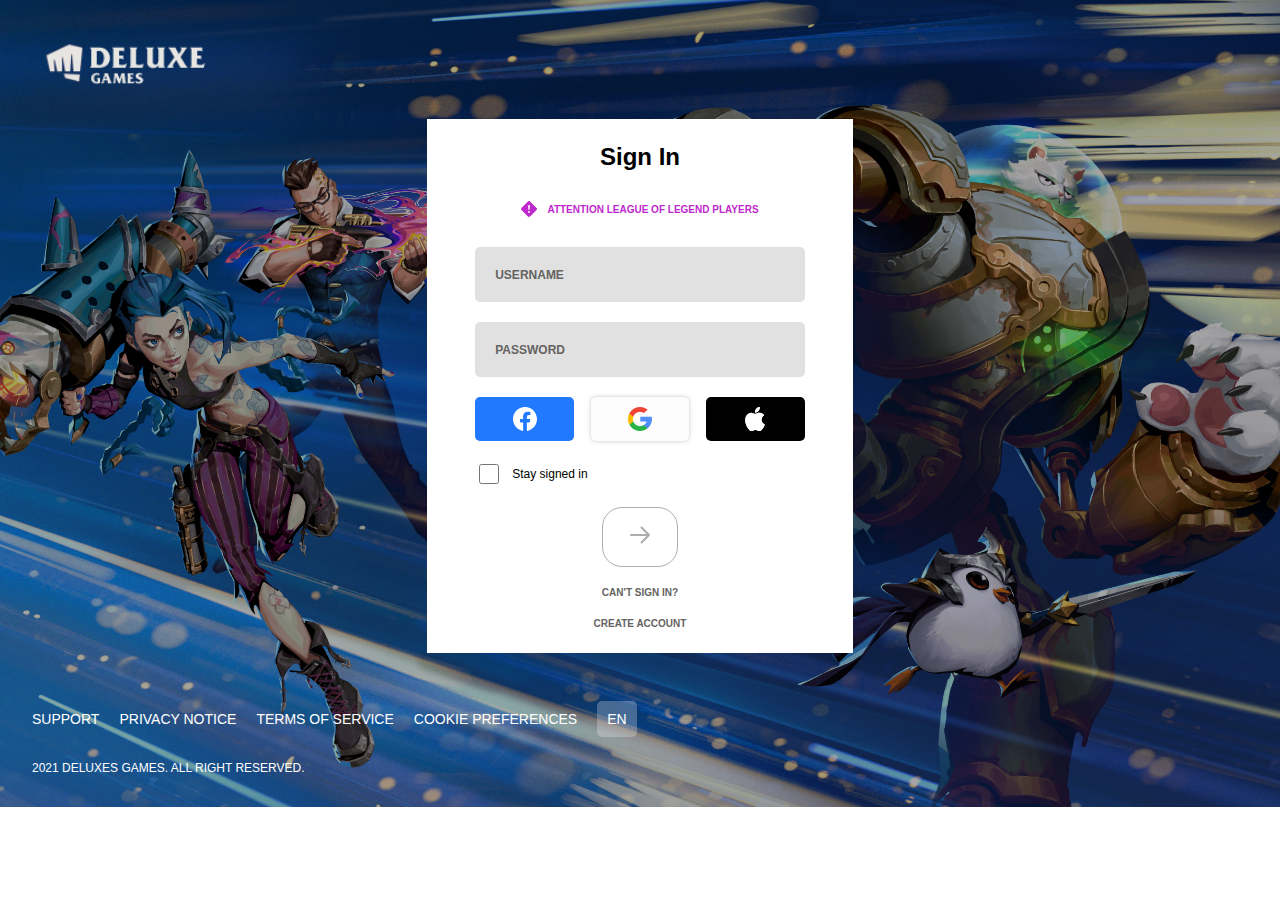
<file: view/sign-in.html>
<!DOCTYPE html>
<html lang="en">
  <head>
    <meta charset="UTF-8" />
    <meta name="viewport" content="width=device-width, initial-scale=1.0" />
    <title>Sign In</title>
    <link rel="stylesheet" href="../source/style.css" />
    <link rel="icon" href="../assets/368-3686490_thumb-image-fist-bump-clipart-png-transparent-png-removebg-preview.png">
  </head>
  <body>
    <div class="main-container">
      <div class="background-container">

        <header class="header-logo">
          <img src="../assets/riot-games-new-logo-ust.png" alt="Logo" />
        </header>

        <div class="content">
          <div class="form-container">
            <h2>Sign In</h2>
            <div class="attention-label">
              <svg
                xmlns="http://www.w3.org/2000/svg"
                width="16"
                height="16"
                fill="currentColor"
                class="bi bi-exclamation-diamond-fill"
                viewBox="0 0 16 16"
              >
                <path
                  d="M9.05.435c-.58-.58-1.52-.58-2.1 0L.436 6.95c-.58.58-.58 1.519 0 2.098l6.516 6.516c.58.58 1.519.58 2.098 0l6.516-6.516c.58-.58.58-1.519 0-2.098zM8 4c.535 0 .954.462.9.995l-.35 3.507a.552.552 0 0 1-1.1 0L7.1 4.995A.905.905 0 0 1 8 4m.002 6a1 1 0 1 1 0 2 1 1 0 0 1 0-2"
                />
              </svg>
              <p>ATTENTION LEAGUE OF LEGEND PLAYERS</p>
            </div>
            <input type="text" placeholder="USERNAME" class="form" />
            <input type="password" placeholder="PASSWORD" class="form" />
            <div class="sign-in-option">
              <a href="#">
                <svg
                  xmlns="http://www.w3.org/2000/svg"
                  width="24"
                  height="24"
                  fill="currentColor"
                  class="bi bi-facebook"
                  viewBox="0 0 16 16"
                >
                  <path
                    d="M16 8.049c0-4.446-3.582-8.05-8-8.05C3.58 0-.002 3.603-.002 8.05c0 4.017 2.926 7.347 6.75 7.951v-5.625h-2.03V8.05H6.75V6.275c0-2.017 1.195-3.131 3.022-3.131.876 0 1.791.157 1.791.157v1.98h-1.009c-.993 0-1.303.621-1.303 1.258v1.51h2.218l-.354 2.326H9.25V16c3.824-.604 6.75-3.934 6.75-7.951"
                  />
                </svg>
              </a>
              <a href="#">
                <img src="../assets/google-icon.png" alt="Googlee" />
              </a>
              <a href="#">
                <svg
                  xmlns="http://www.w3.org/2000/svg"
                  width="16"
                  height="16"
                  fill="currentColor"
                  class="bi bi-apple"
                  viewBox="0 0 16 16"
                >
                  <path
                    d="M11.182.008C11.148-.03 9.923.023 8.857 1.18c-1.066 1.156-.902 2.482-.878 2.516s1.52.087 2.475-1.258.762-2.391.728-2.43m3.314 11.733c-.048-.096-2.325-1.234-2.113-3.422s1.675-2.789 1.698-2.854-.597-.79-1.254-1.157a3.7 3.7 0 0 0-1.563-.434c-.108-.003-.483-.095-1.254.116-.508.139-1.653.589-1.968.607-.316.018-1.256-.522-2.267-.665-.647-.125-1.333.131-1.824.328-.49.196-1.422.754-2.074 2.237-.652 1.482-.311 3.83-.067 4.56s.625 1.924 1.273 2.796c.576.984 1.34 1.667 1.659 1.899s1.219.386 1.843.067c.502-.308 1.408-.485 1.766-.472.357.013 1.061.154 1.782.539.571.197 1.111.115 1.652-.105.541-.221 1.324-1.059 2.238-2.758q.52-1.185.473-1.282"
                  />
                  <path
                    d="M11.182.008C11.148-.03 9.923.023 8.857 1.18c-1.066 1.156-.902 2.482-.878 2.516s1.52.087 2.475-1.258.762-2.391.728-2.43m3.314 11.733c-.048-.096-2.325-1.234-2.113-3.422s1.675-2.789 1.698-2.854-.597-.79-1.254-1.157a3.7 3.7 0 0 0-1.563-.434c-.108-.003-.483-.095-1.254.116-.508.139-1.653.589-1.968.607-.316.018-1.256-.522-2.267-.665-.647-.125-1.333.131-1.824.328-.49.196-1.422.754-2.074 2.237-.652 1.482-.311 3.83-.067 4.56s.625 1.924 1.273 2.796c.576.984 1.34 1.667 1.659 1.899s1.219.386 1.843.067c.502-.308 1.408-.485 1.766-.472.357.013 1.061.154 1.782.539.571.197 1.111.115 1.652-.105.541-.221 1.324-1.059 2.238-2.758q.52-1.185.473-1.282"
                  />
                </svg>
              </a>
            </div>
            <div class="checkbox-section">
              <input type="checkbox" name="stay-sign-in" id="sessionCheck" />
              <span>Stay signed in</span>
            </div>

            <div class="bottom-link">
              <a href="index.html">
                <svg
                  xmlns="http://www.w3.org/2000/svg"
                  fill="none"
                  viewBox="0 0 24 24"
                  stroke-width="2"
                  stroke="currentColor"
                >
                  <path
                    stroke-linecap="round"
                    stroke-linejoin="round"
                    d="M13.5 4.5 21 12m0 0-7.5 7.5M21 12H3"
                  />
                </svg>
              </a>
              <a href="#">CAN'T SIGN IN?</a>
              <a href="#">CREATE ACCOUNT</a>
            </div>
          </div>
        </div>

        <footer>
          <div class="sign-in-footer">
            <a href="#">SUPPORT</a>
            <a href="#">PRIVACY NOTICE</a>
            <a href="#">TERMS OF SERVICE</a>
            <a href="#">COOKIE PREFERENCES</a>
            <a href="#">EN</a>
          </div>
          <p>2021 DELUXES GAMES. ALL RIGHT RESERVED.</p>
        </footer>
      </div>
    </div>
  </body>
</html>
</file>
<file: source/style.css>
* {
    font-family: Arial;
    box-sizing: border-box;
}

html {
    scroll-behavior: smooth;
}

body{
    margin: 0;
    padding: 0;
    color: white;
}

h1 {
    font-size: 40px;
    letter-spacing: 0.1ch;
}

button { cursor: pointer; }


/* index page styling start */
.main-nav {
    width: 100%;
    display: flex;
    justify-content: space-between;
    position: fixed;
    z-index: 1;
    background-color: transparent;
    transition: background-color 0.3s ease-out;
}

.main-nav.solid {
    background-color: rgba(0, 0, 0, 85%);
    backdrop-filter: blur(15px);
    -webkit-backdrop-filter: blur(15px);
}

.left-nav {
    display: flex;
    align-items: center;
    column-gap: 1rem;
}

.primary-logo {
    overflow: hidden;
    display: flex;
    align-items: center;
}

.primary-logo > img {
    object-fit: cover;
    object-position: center;
    width: 150px;
    height: 75px;
    transform: scale(1.4);
}

.secondary-logo {
    width: 32px;
    height: 32px;
    background-color: white;
    border-radius: 40px;
    padding: 6px;
    margin-right: 20px;
}

.nav-menu-list {
    display: flex;
    align-items: center;
    gap: .5rem;
}

.left-nav a {
    color: white;
    text-decoration: none;
    padding: .5rem 1rem;
    border-radius: .5rem;
    display: flex;
    align-items: center;
    column-gap: 8px;
    font-size: .875rem;
    font-weight: normal;
    transition: background-color 0.2s ease;
}

.about-us, .work-with-us {
    position: relative;
    padding-top: 1rem;
    padding-bottom: 1rem;
}

.dropdown-about-us,
.dropdown-work-with-us
{
    display: none;
    padding: 1rem;
    position: absolute;
    top: 100%;
    left: 0;
    background-color: #2b2a29;
    border-top: 5px solid #D13639;
    width: max-content;
    min-width: 200px;
}

.dropdown-about-us > a,
.dropdown-work-with-us > a
{
    display: block;
    padding: .75rem;
    color: rgb(217, 218, 216);
    letter-spacing: 1px;
}

.left-nav a:hover,
.about-us:hover > a,
.work-with-us:hover > a
{ background-color: rgba(100, 99, 94, 0.5); }

.about-us:hover > .dropdown-about-us,
.work-with-us:hover > .dropdown-work-with-us
{
    display: block;
    animation: slideDropdown 0.3s ease;
}

@keyframes slideDropdown {
    0% {
        transform: translateY(-5px);
        opacity: 0;
    }
    100% {
        transform: translateY(0);
        opacity: 1;
    }
}

.left-nav img:hover,
.left-nav div:hover
{ cursor: pointer; }

.right-nav {
    display: flex;
    align-items: center;
    justify-content: space-between;
    font-size: .875rem;
    column-gap: 10px;
    margin-right: 30px;
}

.right-nav a {
    background-color: #D13639;
    border: none;
    padding: 0.5rem 1.25rem;
    border-radius: 999px;
    text-decoration: none;
    color: black;
}

.right-nav a:hover {
    cursor: pointer;
}

.search-bar {
    padding: 0.375rem 1.25rem;
    border: 1.5px solid white;
    border-radius: 999px;
    background: none;
    display: flex;
    column-gap: 1.25rem;
}

.search-bar > input {
    background-color: transparent;
    border: none;
    width: 100px;
    color: white;
    font-size: 14px;
    text-transform: uppercase;
}

.search-bar > input::placeholder {
    color: white;
}

.search-bar > input:focus {
    outline: none;
}

.search-bar > button { 
    background-color: transparent;
    border: none;
    color: white;
    padding: 0px;
    display: flex;
    align-items: center;
}

.offcanvas-toggler {
    background-color: rgba(120, 120, 120, 0.5);
    color: white;
    border: none;
    border-radius: 10px;
    padding: 8px;
    align-items: center;
    display: none;
    transition: background-color 0.2s ease;
}

.offcanvas-toggler.solid {
    background-color: rgba(47, 45, 45, 1);
}

.offcanvas-navbar {
    padding: 20px;
    position: fixed;
    display: flex;
    flex-direction: column;
    row-gap: 20px;
    width: 400px;
    height: 100vh;
    right: 0;
    transform: translateX(100%);
    background-color: #1f1f1e;
    overflow-y: auto;
    z-index: 3;
    transition: transform 0.3s ease;
}

.backdrop-offcanvas {
    width: 100%;
    height: 100vh;
    background-color: rgba(0, 0, 0, 0.5);
    position: fixed;
    z-index: 2;
    opacity: 0;
    visibility: hidden;
    transition: opacity 0.3s ease, visiblity 0.3s ease;
}

.offcanvas-header {
    display: flex;
    justify-content: end;
}

.offcanvas-header > button {
    background-color: #42403f;
    color: white;
    border: none;
    padding: 8px;
    display: flex;
    align-items: center;
    border-radius: 10px;
}

.offcanvas-navbar > button {
    display: flex;
    justify-content: space-between;
    padding: 12px 20px;
    background-color: transparent;
    border: none;
    border-radius: 8px;
    color: white;
    font-weight: bold;
    font-size: 16px;
    transition: background-color 0.2s ease;
}

.offcanvas-navbar > button > svg {
    transition: transform 0.15s ease;
}

.offcanvas-about-us,
.offcanvas-work-with-us
{ display: none; }

.offcanvas-navbar > button:hover,
.offcanvas-about-us > a:hover,
.offcanvas-work-with-us > a:hover
{ background-color: #42403f; }

.offcanvas-about-us > a,
.offcanvas-work-with-us > a
{
    color: rgb(228, 228, 228);
    display: block;
    text-decoration: none;
    padding: 12px 20px;
    border-radius: 8px;
    transition: background-color 0.2s ease;
}

.offcanvas-navbar > .search-bar {
    width: 60%;
    margin-left: auto;
    margin-right: auto;
    padding: 0.375rem 1.25rem;
    border: 1.5px solid white;
    border-radius: 999px;
    background: none;
    display: flex;
    justify-content: space-between;
    column-gap: 1.25rem;
}

.offcanvas-navbar > .search-bar > input {
    background-color: transparent;
    border: none;
    flex-grow: 1;
    color: white;
    font-size: 14px;
    text-transform: uppercase;
}

.offcanvas-navbar > a:last-of-type {
    background-color: #D13639;
    border: none;
    padding: 0.5rem 1.25rem;
    border-radius: 999px;
    text-decoration: none;
    text-align: center;
    font-weight: bold;
    color: black;
}

.hero-section {
    overflow: hidden;
    position: relative;
}

.hero-section > img {
    width: 100%;
    height: 95vh;
    object-fit: cover;
    object-position: center;
    transform: scale(1.05);
    filter: brightness(65%);
}

.hero-content {
    position: absolute;
    top: 50%;
    left: 5%;
    width: auto;
    text-align: center;
    font-size: 1.25rem;
    font-weight: bold;
    transform: translateY(-50%);
}

.hero-content > p { margin: 0; }

.hero-content > *:not(:last-child) {
    margin-bottom: 2rem;
}

.watch-btn {
    cursor: pointer;
    padding: .75rem 1rem;
    border-radius: 1rem;
    border: none;
    background-color: #BA8964;
    font-size: 1.375rem;
    font-weight: bold;
    display: flex;
    align-items: center;
    column-gap: 10px;
    margin: 0 auto;
    transition: filter 0.3s ease;
}

.watch-btn svg {
    width: 1.5rem;
    height: 1.5rem;
}

.watch-btn:hover {
    filter: brightness(125%);
}

.news-container {
    padding: 3.5rem 3rem;
    background: radial-gradient(#141831, rgb(0, 0, 0));
}

.news-header {
    display: flex;
    justify-content: space-between;
    align-items: center;
}

.see-more-btn {
    height: 30px;
    padding: 0px 15px;
    border-radius: 5px;
    border: none;
    background-color: #2B2A29;
    color: white;
    font-weight: bold;
}

.news-content {
    display: flex;
    gap: 1.5rem;
}

.news.left-section {
    width: 60%;
    height: 400px;
    border-radius: 10px;
    position: relative;
    overflow: hidden;
    transition: all .3s ease;
}

.news.left-section > div {
    position: absolute;
    padding: 20px;
    bottom: 0;
}

.news.left-section > div > * {
    margin: 0;
}

.news.left-section > div > p {
    color: rgba(143, 143, 143, 0.75);
    font-weight: bold;
    letter-spacing: 0.1ch;
}

.news.left-section > img {
    width: 100%;
    height: 100%;
    object-fit: cover;
    object-position: center;
    filter: saturate(120%) brightness(90%);
    transition: transform .3s ease;
}

.news.left-section:hover > img {
    transform: scale(1.05);
    cursor: pointer;
}

.news.right-section {
    width: 40%;
}

.news-card {
    background-color: #1A1F40;
    border-radius: 10px;
    margin-bottom: 1.5rem;
    width: 100%;
    display: flex;
    justify-content: space-between;
    transition: all 0.2s ease-in-out;
}

.news-card:hover {
    transform: translateY(-3px);
    cursor: pointer;
    background-color: #282F63;
}

.news-title {
    max-width: calc(100% - 175px);
    padding: 1rem;
}

.news-title > p {
    margin: 0;
    font-size: .875rem;
    font-weight: bold;
    white-space: nowrap;
    text-overflow: ellipsis;
    overflow: hidden;
}

.news-title > p:first-child {
    margin-top: .75rem;
    margin-bottom: .25rem;
}

.news-title > p:last-child {
    color: rgba(129, 140, 203, 0.75);
    letter-spacing: 0.1ch;
}

.news-card > img {
    width: 175px;
    border-top-right-radius: 10px;
    border-bottom-right-radius: 10px;
}

.games-section {
    width: 100%;
    overflow: hidden;
    background: radial-gradient(#20201f, #191919);
    padding: 3.5rem 3rem;
}

.grid-head {
    display: grid;
    grid-template-columns: auto auto;
    gap: 1.5rem;
    margin-bottom: 1.5rem;
}

.grid-body {
    display: flex;
    flex-wrap: wrap;
    justify-content: center;
    gap: 18px
}

.grid-body > .game-card {
    width: calc(33.33% - 12px)
}

.game-card {
    border-radius: 5px;
    position: relative;
    display: flex;
    align-items: center;
    outline-color: transparent;
    outline-style: solid;
    outline-width: 2px;
    transition: transform 0.2s ease, outline 0.2s ease;
}

.game-card > img {
    border-radius: 5px;
}

.game-card:hover {
    cursor: pointer;
    outline-color: snow;
    transform: translateY(-3px);
}

.game-card > p {
    font-size: 0.5rem;
    width: 25%;
    position: absolute;
    left: 17%;
    bottom: 25%;
    transform: translate(-50%, 50%);
    text-align: center;
    color: #C5C5C3;
}

.game-card > .platform-icons {
    display: flex;
    align-items: center;
    padding: 5px;
    column-gap: 5px;
    background-color: rgba(255, 255, 255, 0.15);
    color: white;
    border-radius: 8px;
    position: absolute;
    left: 17%;
    bottom: 15%;
    transform: translate(-50%, 50%);
}

.game-card > .inner-img {
    position: absolute;
    left: 17%;
    top: 25%;
    max-width: 25%;
    transform: translateX(-50%);
}

.inner-img.valo {
    max-width: 20%;
    transform: translate(-50%, -10%);
}

.careers-section {
    display: flex;
    justify-content: space-between;
    background-color: white;
    text-align: center;
}

.careers.left-content {
    background-color: white;
    color: black;
    padding: 40px;
    width: 50%;
}

.careers.left-content h1 {
    margin: 0 0 20px 0;
    letter-spacing: 0;
}

.careers.left-content p.title {
    width: 75%;
    margin: 0 auto 20px auto;
    color: #656462;
}

.hiring-info {
    display: flex;
    justify-content: center;
    gap: 20px;
    margin-bottom: 30px;
}

.hiring-info div {
    width: 150px;
    background-color: #f2f2f2;
    border-radius: 5px;
    padding: 20px 10px;
}

.hiring-info div h2, .hiring-info div p {
    margin: 0 0 6px 0;
    font-weight: bold;
}

.hiring-info p {
    color: #5a5a58;
}

.hiring-img {
    width: 50%;
    overflow: hidden;
}

.hiring-img > img {
    width: 100%;
    height: 100%;
    object-fit: cover;
    object-position: center;
}

.careers-btn {
    padding: 20px;
    border-radius: 30px;
    border: none;
    background-color: #D13639;
    font-weight: bold;
    color: white;
}

footer.home-footer {
    background-color: #2B2A29;
    padding: 40px 30px 30px;
}

footer a:hover {
    color: snow;
    transition: all .2s ease;
}

.main-footer {
    display: flex;
    align-items: center;
    column-gap: 24px;
}

.footer-list {
    flex-grow: 1;
    display: flex;
    justify-content: space-between;
    align-items: center;
}

.main-footer > a {
    display: flex;
    align-items: center;
    background-color: white;
    border-radius: 24px;
    padding: 8px;
}

.footer-list > a {
    font-size: 12px;
    font-weight: bold;
    color: #c4c4c4;
    text-decoration: none;
    letter-spacing: 0.05ch;
}

.main-footer > a:hover {
    background-color: #e4e4e4;
    transition: all .2s ease;
}

footer div.sub-footer {
    display: flex;
    align-items: center;
}

footer.home-footer hr {
    border: 1px solid #656462;
    margin-top: 20px;
    margin-bottom: 20px;
}

.sub-footer-content {
    display: flex;
    align-items: center;
    color: #c4c4c4;
}

.sub-footer-content a {
    padding: 0 20px;
    text-decoration: none;
    color: #c4c4c4;
}

.sub-footer-links {
    border-right: 1px solid #c4c4c4;
}

.sub-footer-content div {
    padding: 0 20px;
}
/* index page styling end */


/* Sign in Page Styling Start */
.main-container {
    position: relative;
    background: url(../assets/arcane_dsktp_centerAlignedCrd_BG_2x.jpg);
    height: 100%;
    background-size: cover;
    background-position: center;
    background-attachment: fixed;
}

.background-container {
    background-color: rgba(0, 0, 0, 0.35);
    height: 100%;
    padding: 2rem;
}

.header-logo > img {
    width: 125px;
    transform: scale(2.5) translate(5%, -5%);
}

.content { margin-bottom: 3rem; }

.form-container {
    background-color: white;
    color: black;
    width: 35%;
    min-width: 375px;
    margin: 0 auto;
    padding: 1.5rem 3rem;
}

.form-container > h2:first-of-type {
    text-align: center;
    margin: 0;
    margin-bottom: 30px;
}

.form-container > div:first-of-type > p {
    color: #BE29CC;
    font-weight: bold;
    font-size: 0.625rem;
    margin-bottom: 0;
    margin-top: 0;
}

.attention-label {
    display: flex;
    align-items: center;
    justify-content: center;
    gap: 10px;
    margin-bottom: 30px;
    color: #BE29CC;
}

.form-container > input.form {
    width: 100%;
    padding: 20px;
    background-color: #e1e1e1;
    color: black;
    border: none;
    border-radius: 5px;
    margin-bottom: 20px;
}

.form-container > input.form::placeholder {
    font-weight: bold;
    font-size: 12px;
    color: #656462;
}

.form-container > input.form:focus {
    outline: none;
}

.bottom-link {
    margin-top: 20px;
}

.bottom-link > a {
    display: block;
    text-align: center;
    margin: 0;
}

.bottom-link > a:not(:last-child) { margin-bottom: 20px; }

.bottom-link > a:not(:first-child) {
    text-decoration: none;
    font-size: 10px;
    font-weight: bold;
    color: #656462;
}

.form-container div.bottom-link a:first-child svg {
    width: 1.5rem;
    height: 1.5rem;
    color: #adadad;
}

.bottom-link > a:first-child {
    width: fit-content;
    padding: 15px 25px;
    border-radius: 20px;
    border: 1px solid #adadad;
    margin-left: auto;
    margin-right: auto;
}

.checkbox-section {
    display: flex;
    justify-content: start;
    align-items: center;
    gap: 10px;
}

.checkbox-section > input#sessionCheck {
    width: 20px;
    height: 20px;
    background-color: #1d6ee7;
}

.checkbox-section > span {
    font-size: 12px;
}

.sign-in-option {
    display: flex;
    justify-content: space-between
}

.sign-in-option a {
    width: 30%;
    padding: 10px;
    border-radius: 5px;
    display: flex;
    justify-content: center;
    align-items: center;
    margin-bottom: 20px;
}

.sign-in-option a:first-child {
    background-color: #2079ff;
    color: white;
}

.sign-in-option a:first-child:hover {
    background-color: #1d6ee7;
}

.sign-in-option a:nth-child(2) {
    box-shadow: 0 0 4px #c5c5c5;
    background-color: #fdfdfd;
}

.sign-in-option a:nth-child(2):hover {
    background-color: #f9f9f9;
}

.sign-in-option a:last-child {
    background-color: black;
    color: white;
}

.sign-in-option a:last-child:hover {
    background-color: rgb(32, 32, 32);
}

.sign-in-option a:first-child svg, .sign-in-option a:last-child svg {
    width: 24px;
    height: 24px;
}

.sign-in-footer {
    display: flex;
    align-items: center;
    column-gap: 20px;
}

.sign-in-footer > a {
    text-decoration: none;
    font-size: 14px;
    color: white;
}

.sign-in-footer > a:last-child {
    padding: 10px;
    border-radius: 5px;
    background-color: rgba(255, 255, 255, 0.25);
    transition: background-color 0.2s ease;
}

.sign-in-footer > a:last-child:hover { background-color: rgba(255, 255, 255, 0.5); }

.sign-in-footer + p {
    font-size: 12px;
    margin: 0;
    margin-top: 1.5rem;
}
/* Sign In Page Styling End */


/* responsive section */
@media screen and (max-width: 1200px) {
    .news-content { flex-wrap: wrap; }

    .news.left-section {
        width: 100%;
        height: auto;
    }

    .news.right-section { width: 100%; }

    .news-list {
        display: flex; 
        flex-wrap: wrap;
        column-gap: 1.5rem;
    }

    .news-card {
        width: calc(50% - .75rem);
    }

    .grid-body {
        gap: 24px;
    }

    .grid-body > .game-card {
        width: calc(50% - 12px);
    }

    .footer-list {
        row-gap: 12px;
        column-gap: 24px;
        flex-wrap: wrap;
        justify-content: start;
    }
}

@media screen and (max-width: 1024px) {

    .nav-menu-list,
    .right-nav > *:not(:last-child)
    { display: none; }

    .offcanvas-toggler { display: flex; }

    .grid-head {
        grid-template-columns: auto;
    }
}

@media screen and (max-width: 920px) {
    .news-list {
        column-gap: 0;
    }

    .news-card {
        width: 100%;
    }

    .grid-body {
        column-gap: 0;
    }

    .grid-body > .game-card {
        width: 100%;
    }

    .careers-section { flex-wrap: wrap; }

    .careers.left-content p.title {
        width: 400px;
    }

    .careers.left-content,
    .hiring-img
    { width: 100%; }

    .careers-btn { width: 300px; }

    .sign-in-footer { justify-content: center; }

    .sign-in-footer + p { text-align: center; }
}

@media screen and (max-width: 768px) {
    .hero-content {
        left: 50%;
        top: 50%;
        transform: translate(-50%, -50%);
    }
    
    .see-more-btn { display: none; }

    .news-header {
        justify-content: center;
    }

    .news-header > h1,
    .games-section > h1
    { text-align: center; }

    .main-footer {
        flex-direction: column;
        row-gap: 16px;
    }

    .footer-list { justify-content: center; }

    .sub-footer { width: 100%; }

    .sub-footer-content {
        width: 100%;
        flex-direction: column;
        justify-content: center;
        row-gap: 16px;
    }

    .sub-footer-content > * { border: none; }

    .sign-in-footer {
        row-gap: 16px;
        flex-wrap: wrap;
    }
}
</file>
